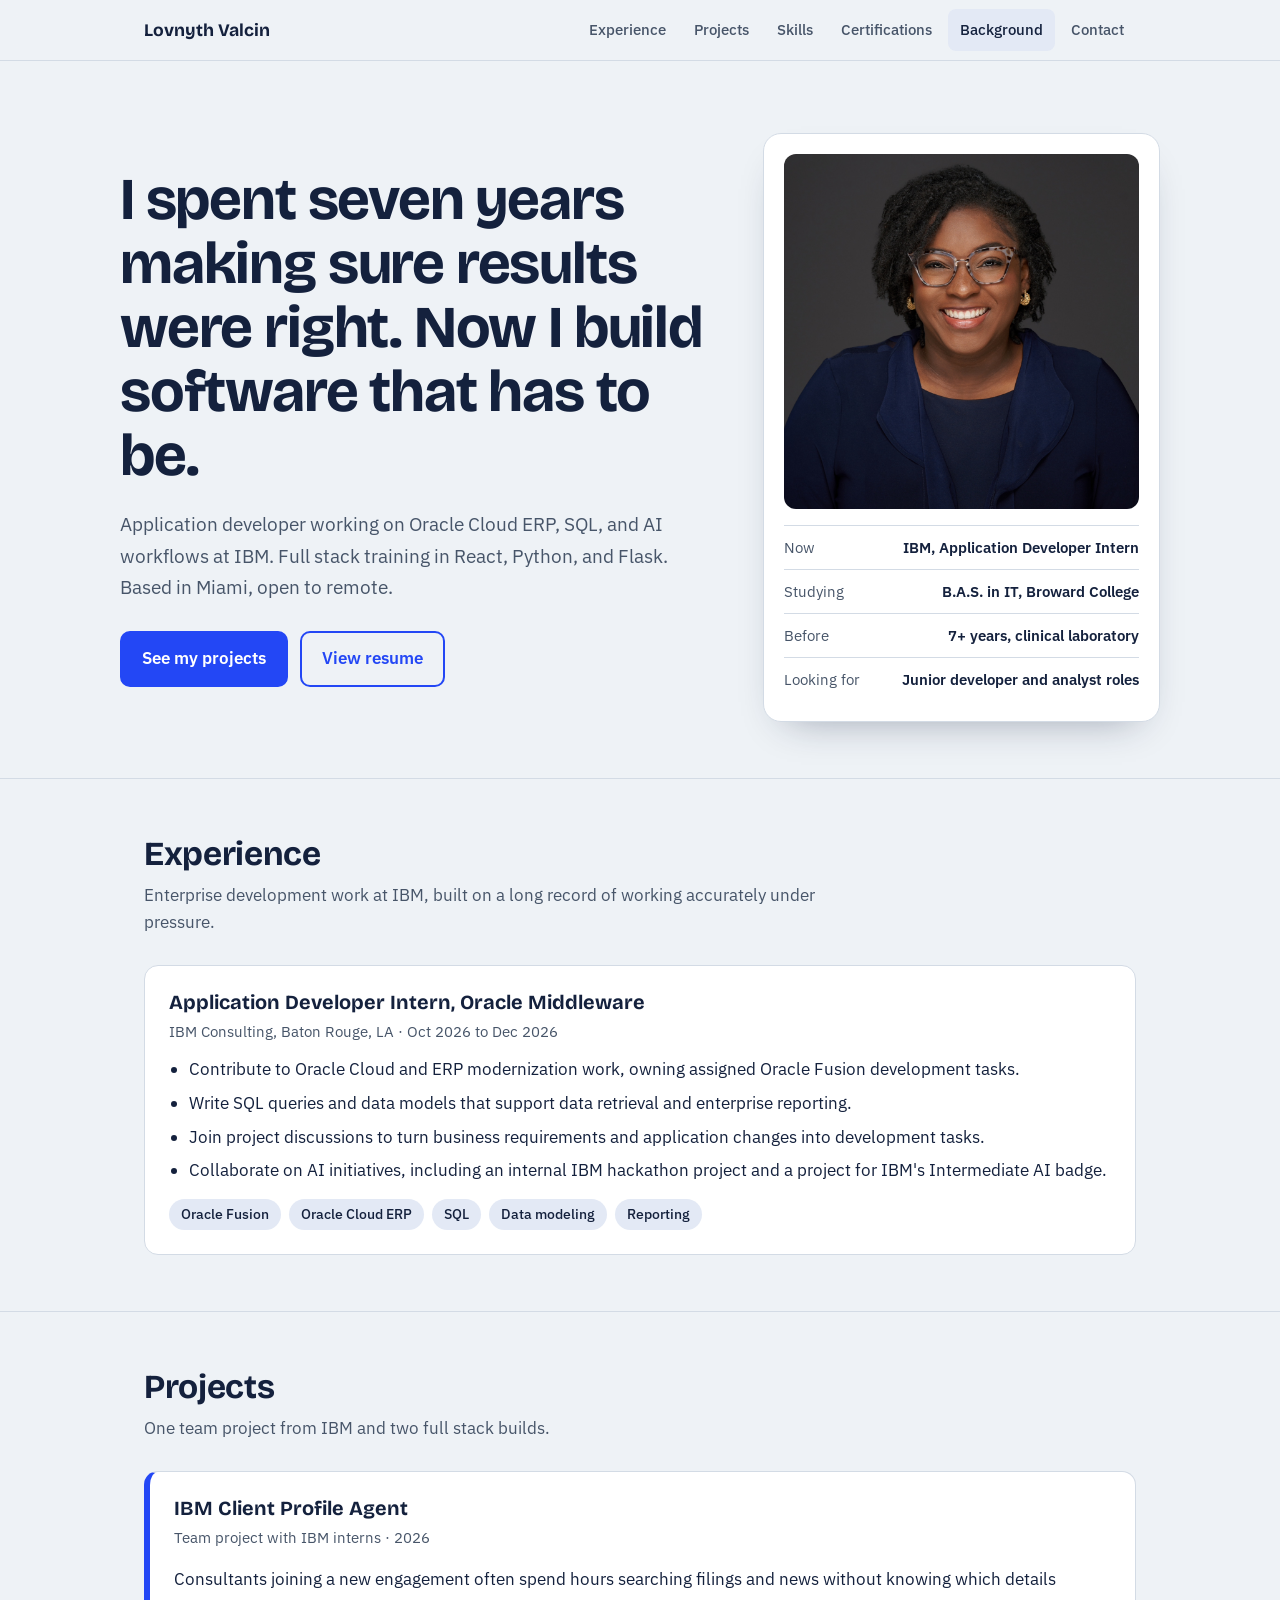
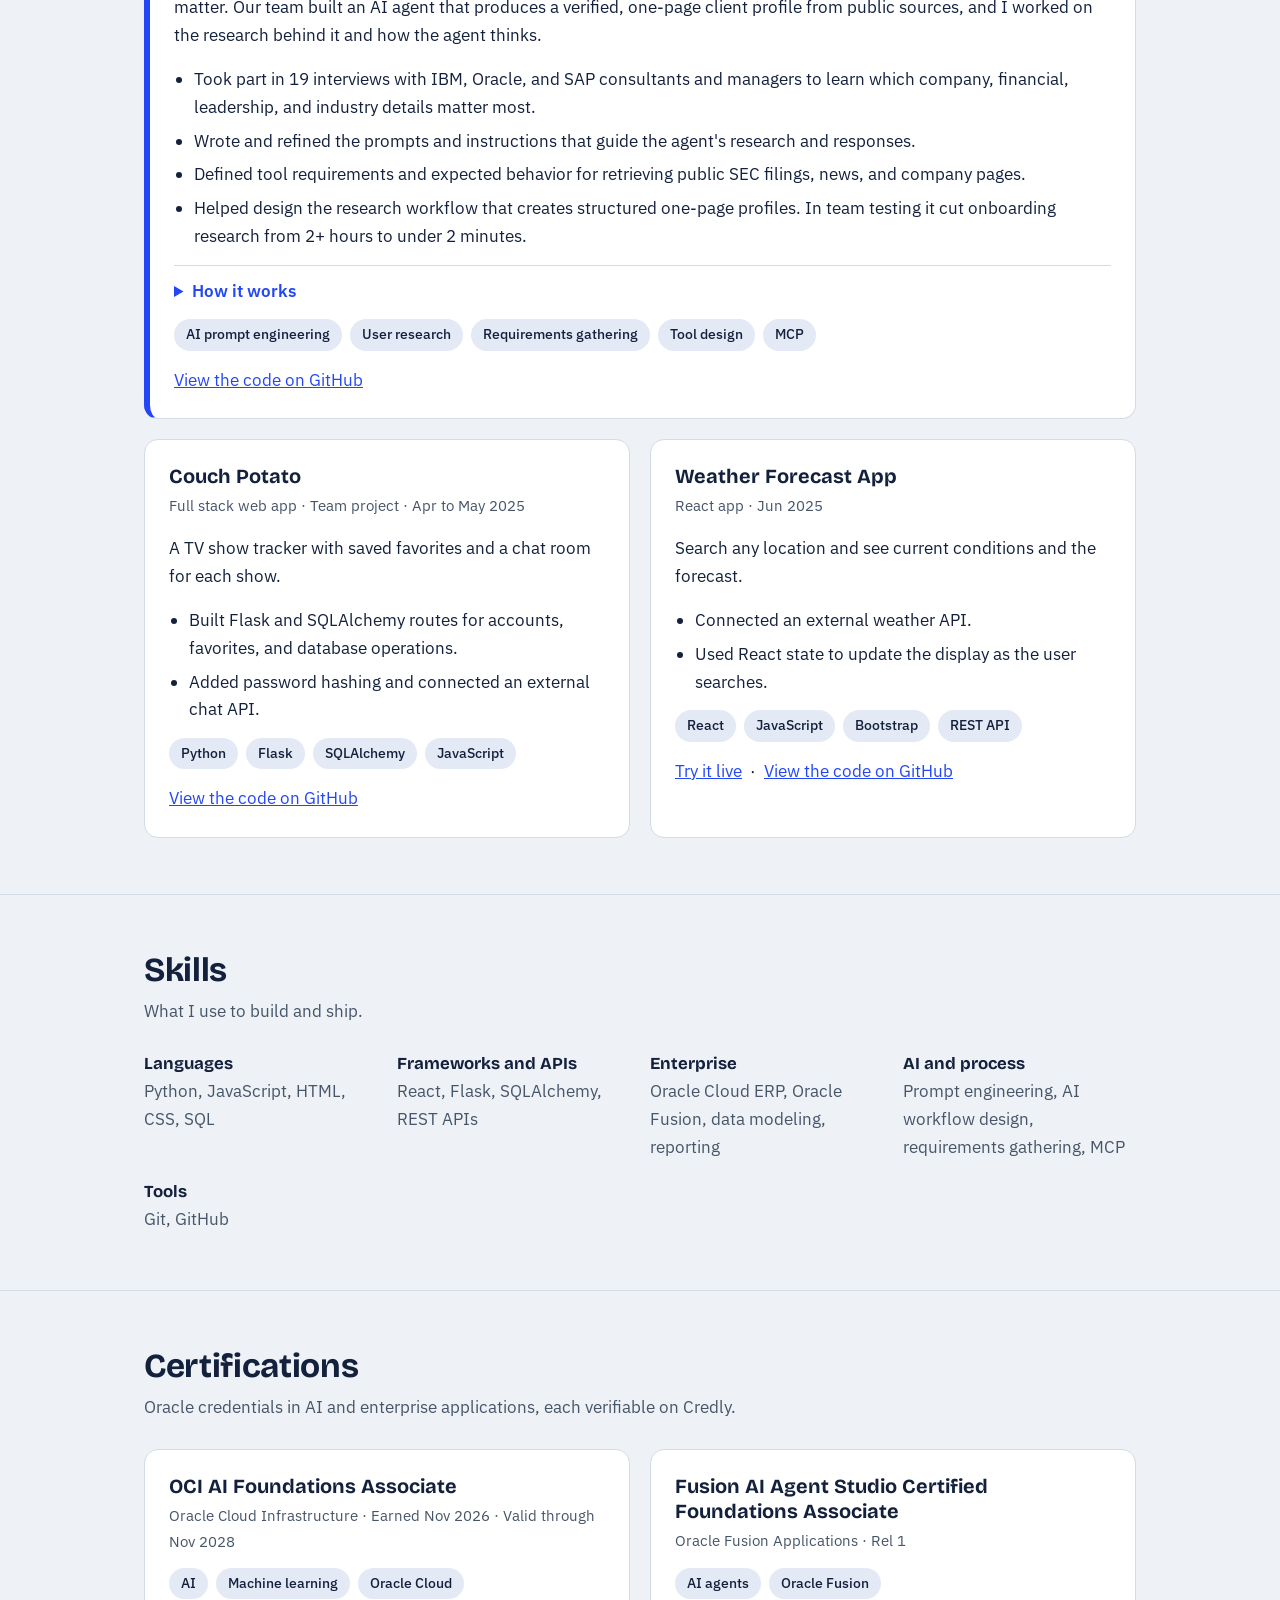
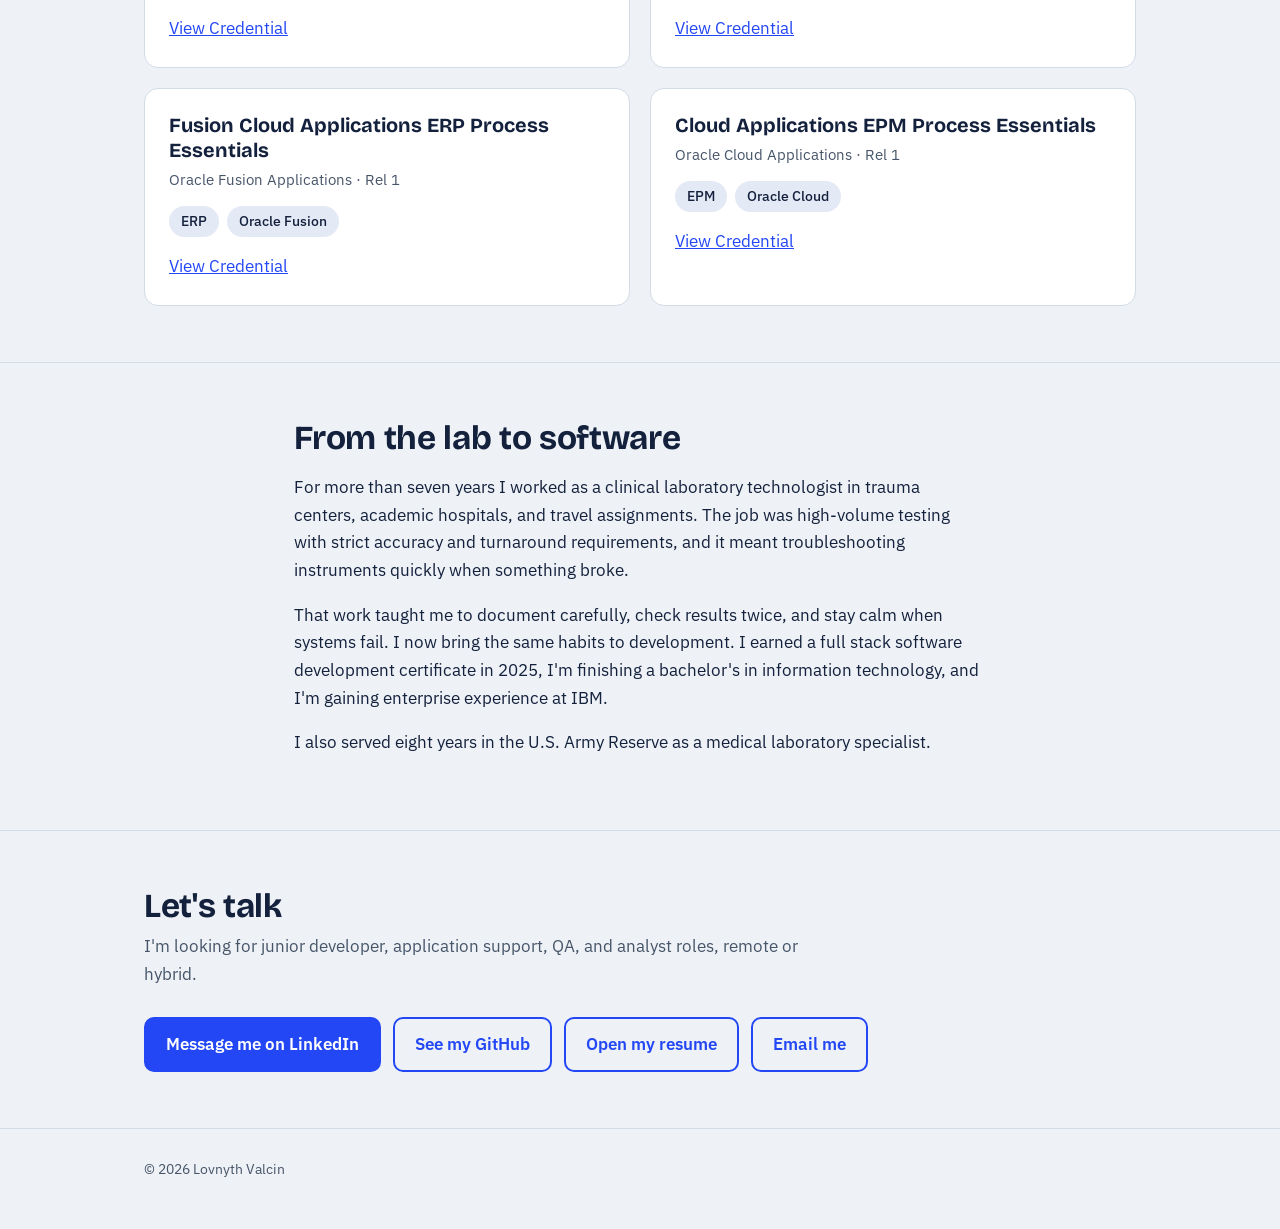
<file: index.html>
<!DOCTYPE html>
<html lang="en">
<head>
<meta charset="utf-8">
<meta name="viewport" content="width=device-width, initial-scale=1">
<title>Lovnyth Valcin | Application Developer</title>
<meta name="description" content="Application developer with 7+ years of clinical lab experience. IBM Oracle Cloud ERP, SQL, React, Python, and AI workflow design.">
<link rel="preconnect" href="https://fonts.googleapis.com">
<link rel="preconnect" href="https://fonts.gstatic.com" crossorigin>
<link href="https://fonts.googleapis.com/css2?family=Bricolage+Grotesque:opsz,wght@12..96,500;12..96,700&family=IBM+Plex+Sans:wght@400;500;600&display=swap" rel="stylesheet">
<style>
:root{
  --bg:#eef2f6; --surface:#ffffff; --ink:#14213d; --muted:#475569; --line:#d3dbe5;
  --accent:#2347f5; --accent-ink:#ffffff; --tag:#e3e9f5;
  --display:"Bricolage Grotesque","Segoe UI",system-ui,sans-serif;
  --body:"IBM Plex Sans","Segoe UI",system-ui,sans-serif;
}
@media (prefers-color-scheme:dark){
  :root:not([data-theme="light"]){
    --bg:#0e1626; --surface:#162038; --ink:#eaf0fb; --muted:#a3b1c8; --line:#2a3752;
    --accent:#7b97ff; --accent-ink:#0e1626; --tag:#1f2c4a;
  }
}
:root[data-theme="dark"]{
  --bg:#0e1626; --surface:#162038; --ink:#eaf0fb; --muted:#a3b1c8; --line:#2a3752;
  --accent:#7b97ff; --accent-ink:#0e1626; --tag:#1f2c4a;
}
*{box-sizing:border-box}
html{scroll-behavior:smooth;scroll-padding-top:72px}
body{margin:0;background:var(--bg);color:var(--ink);font:400 1.05rem/1.65 var(--body)}
a{color:var(--accent)}
:focus-visible{outline:3px solid var(--accent);outline-offset:3px;border-radius:4px}
.wrap{max-width:1040px;margin:0 auto;padding:0 24px}
header{position:sticky;top:0;z-index:10;background:color-mix(in srgb,var(--bg) 88%,transparent);backdrop-filter:blur(8px);border-bottom:1px solid var(--line)}
header .wrap{display:flex;align-items:center;justify-content:space-between;gap:16px;min-height:60px;flex-wrap:wrap}
.brand{font:700 1.1rem var(--display);color:var(--ink);text-decoration:none}
nav{display:flex;gap:4px;flex-wrap:wrap}
nav a{color:var(--muted);text-decoration:none;padding:8px 12px;border-radius:8px;font-weight:500;font-size:.95rem}
nav a:hover{color:var(--ink);background:var(--tag)}
nav a[aria-current="true"]{color:var(--ink);background:var(--tag)}
.hero{padding:72px 0 56px;display:grid;grid-template-columns:1.5fr 1fr;gap:48px;align-items:center}
h1{font:700 clamp(2.2rem,5.2vw,3.7rem)/1.08 var(--display);letter-spacing:-.02em;margin:0 0 20px}
.lede{font-size:1.2rem;color:var(--muted);max-width:34em;margin:0 0 28px}
.btns{display:flex;gap:12px;flex-wrap:wrap}
.btn{display:inline-block;padding:12px 20px;border-radius:10px;font-weight:600;text-decoration:none;border:2px solid var(--accent)}
.btn.primary{background:var(--accent);color:var(--accent-ink)}
.btn.ghost{color:var(--accent)}
.btn:hover{transform:translateY(-2px)}
.btn{transition:transform .15s}
.card-id{background:var(--surface);border:1px solid var(--line);border-radius:18px;padding:20px;box-shadow:0 18px 40px -24px rgba(20,33,61,.45)}
.photo{width:100%;aspect-ratio:1/1;border-radius:12px;object-fit:cover;background:var(--tag);display:block}
.facts{list-style:none;margin:16px 0 0;padding:0;font-size:.95rem}
.facts li{display:flex;justify-content:space-between;gap:12px;padding:9px 0;border-top:1px solid var(--line)}
.facts span:first-child{color:var(--muted)}
.facts span:last-child{font-weight:600;text-align:right}
section{padding:56px 0;border-top:1px solid var(--line)}
h2{font:700 clamp(1.6rem,3vw,2.1rem)/1.15 var(--display);letter-spacing:-.01em;margin:0 0 8px}
.sub{color:var(--muted);margin:0 0 28px;max-width:40em}
h3{font:700 1.25rem/1.25 var(--display);margin:0 0 4px}
.panel{background:var(--surface);border:1px solid var(--line);border-radius:14px;padding:24px}
.meta{color:var(--muted);font-size:.95rem;margin:0 0 12px}
ul.tight{margin:8px 0 0;padding-left:20px}
ul.tight li{margin:6px 0}
.tags{display:flex;flex-wrap:wrap;gap:8px;margin:14px 0 0;padding:0;list-style:none}
.tags li{background:var(--tag);padding:4px 12px;border-radius:999px;font-size:.88rem;font-weight:500}
.projects{display:grid;gap:20px}
.featured{border-left:6px solid var(--accent)}
.grid2{display:grid;grid-template-columns:1fr 1fr;gap:20px}
details{margin-top:14px;border-top:1px solid var(--line);padding-top:12px}
summary{cursor:pointer;font-weight:600;color:var(--accent)}
details p{margin:10px 0 0}
.skills{display:grid;grid-template-columns:repeat(auto-fit,minmax(220px,1fr));gap:20px}
.skills h3{font-size:1.05rem}
.skills p{margin:0;color:var(--muted)}
.story{max-width:44em}
.contact{text-align:left}
footer{padding:28px 0 48px;color:var(--muted);font-size:.9rem;border-top:1px solid var(--line)}
.hero > *{animation:rise .6s ease both}
.hero > *:nth-child(2){animation-delay:.12s}
@keyframes rise{from{opacity:0;transform:translateY(14px)}to{opacity:1;transform:none}}
@media (max-width:820px){
  .hero{grid-template-columns:1fr;padding-top:40px;gap:32px}
  .grid2{grid-template-columns:1fr}
  .card-id{max-width:360px}
}
@media (prefers-reduced-motion:reduce){
  html{scroll-behavior:auto}
  .hero > *{animation:none}
  .btn{transition:none}
  .btn:hover{transform:none}
}
</style>
</head>
<body>
<header>
  <div class="wrap">
    <a class="brand" href="#top">Lovnyth Valcin</a>
    <nav aria-label="Main">
      <a href="#work">Experience</a>
      <a href="#projects">Projects</a>
      <a href="#skills">Skills</a>
      <a href="#certifications">Certifications</a>
      <a href="#story">Background</a>
      <a href="#contact">Contact</a>
    </nav>
  </div>
</header>

<main id="top">
  <div class="wrap hero">
    <div>
      <h1>I spent seven years making sure results were right. Now I build software that has to be.</h1>
      <p class="lede">Application developer working on Oracle Cloud ERP, SQL, and AI workflows at IBM. Full stack training in React, Python, and Flask. Based in Miami, open to remote.</p>
      <div class="btns">
        <a class="btn primary" href="#projects">See my projects</a>
        <a class="btn ghost" href="https://flowcv.com/resume/5tkc2fb8uta3" target="_blank" rel="noopener">View resume</a>
      </div>
    </div>
    <aside class="card-id" aria-label="Quick facts">
      <img class="photo" src="assets/Headshot.jpg" alt="Portrait of Lovnyth Valcin" onerror="this.style.display='none'">
      <ul class="facts">
        <li><span>Now</span><span>IBM, Application Developer Intern</span></li>
        <li><span>Studying</span><span>B.A.S. in IT, Broward College</span></li>
        <li><span>Before</span><span>7+ years, clinical laboratory</span></li>
        <li><span>Looking for</span><span>Junior developer and analyst roles</span></li>
      </ul>
    </aside>
  </div>

  <section id="work">
    <div class="wrap">
      <h2>Experience</h2>
      <p class="sub">Enterprise development work at IBM, built on a long record of working accurately under pressure.</p>
      <div class="panel">
        <h3>Application Developer Intern, Oracle Middleware</h3>
        <p class="meta">IBM Consulting, Baton Rouge, LA &middot; Oct 2026 to Dec 2026</p>
        <ul class="tight">
          <li>Contribute to Oracle Cloud and ERP modernization work, owning assigned Oracle Fusion development tasks.</li>
          <li>Write SQL queries and data models that support data retrieval and enterprise reporting.</li>
          <li>Join project discussions to turn business requirements and application changes into development tasks.</li>
          <li>Collaborate on AI initiatives, including an internal IBM hackathon project and a project for IBM's Intermediate AI badge.</li>
        </ul>
        <ul class="tags"><li>Oracle Fusion</li><li>Oracle Cloud ERP</li><li>SQL</li><li>Data modeling</li><li>Reporting</li></ul>
      </div>
    </div>
  </section>

  <section id="projects">
    <div class="wrap">
      <h2>Projects</h2>
      <p class="sub">One team project from IBM and two full stack builds.</p>
      <div class="projects">
        <article class="panel featured">
          <h3>IBM Client Profile Agent</h3>
          <p class="meta">Team project with IBM interns &middot; 2026</p>
          <p>Consultants joining a new engagement often spend hours searching filings and news without knowing which details matter. Our team built an AI agent that produces a verified, one-page client profile from public sources, and I worked on the research behind it and how the agent thinks.</p>
          <ul class="tight">
            <li>Took part in 19 interviews with IBM, Oracle, and SAP consultants and managers to learn which company, financial, leadership, and industry details matter most.</li>
            <li>Wrote and refined the prompts and instructions that guide the agent's research and responses.</li>
            <li>Defined tool requirements and expected behavior for retrieving public SEC filings, news, and company pages.</li>
            <li>Helped design the research workflow that creates structured one-page profiles. In team testing it cut onboarding research from 2+ hours to under 2 minutes.</li>
          </ul>
          <details>
            <summary>How it works</summary>
            <p>The agent runs on a local MCP server with 11 tools that pull public data and keep internal IBM systems out of reach. A PDF layout step enforces the one-page limit, and citations are only allowed from URLs the agent actually retrieved in that session. The team ran 24 automated test suites across 8 live organization profiles.</p>
          </details>
          <ul class="tags"><li>AI prompt engineering</li><li>User research</li><li>Requirements gathering</li><li>Tool design</li><li>MCP</li></ul>
          <p style="margin:16px 0 0"><a href="https://github.com/clamm92/client-profile">View the code on GitHub</a></p>
        </article>

        <div class="grid2">
          <article class="panel">
            <h3>Couch Potato</h3>
            <p class="meta">Full stack web app &middot; Team project &middot; Apr to May 2025</p>
            <p>A TV show tracker with saved favorites and a chat room for each show.</p>
            <ul class="tight">
              <li>Built Flask and SQLAlchemy routes for accounts, favorites, and database operations.</li>
              <li>Added password hashing and connected an external chat API.</li>
            </ul>
            <ul class="tags"><li>Python</li><li>Flask</li><li>SQLAlchemy</li><li>JavaScript</li></ul>
            <p style="margin:16px 0 0"><a href="https://github.com/lvalcin/CoPo" target="_blank" rel="noopener">View the code on GitHub</a></p>
          </article>
          <article class="panel">
            <h3>Weather Forecast App</h3>
            <p class="meta">React app &middot; Jun 2025</p>
            <p>Search any location and see current conditions and the forecast.</p>
            <ul class="tight">
              <li>Connected an external weather API.</li>
              <li>Used React state to update the display as the user searches.</li>
            </ul>
            <ul class="tags"><li>React</li><li>JavaScript</li><li>Bootstrap</li><li>REST API</li></ul>
            <p style="margin:16px 0 0">
              <a href="https://lvalcin.github.io/weather-forecast-app/" target="_blank" rel="noopener">Try it live</a>
              &nbsp;&middot;&nbsp;
              <a href="https://github.com/lvalcin/weather-forecast-app" target="_blank" rel="noopener">View the code on GitHub</a>
            </p>
          </article>
        </div>
      </div>
    </div>
  </section>

  <section id="skills">
    <div class="wrap">
      <h2>Skills</h2>
      <p class="sub">What I use to build and ship.</p>
      <div class="skills">
        <div><h3>Languages</h3><p>Python, JavaScript, HTML, CSS, SQL</p></div>
        <div><h3>Frameworks and APIs</h3><p>React, Flask, SQLAlchemy, REST APIs</p></div>
        <div><h3>Enterprise</h3><p>Oracle Cloud ERP, Oracle Fusion, data modeling, reporting</p></div>
        <div><h3>AI and process</h3><p>Prompt engineering, AI workflow design, requirements gathering, MCP</p></div>
        <div><h3>Tools</h3><p>Git, GitHub</p></div>
      </div>
    </div>
  </section>

    <section id="certifications">
    <div class="wrap">
      <h2>Certifications</h2>
      <p class="sub">Oracle credentials in AI and enterprise applications, each verifiable on Credly.</p>
      <div class="grid2">
        <article class="panel">
          <h3>OCI AI Foundations Associate</h3>
          <p class="meta">Oracle Cloud Infrastructure &middot; Earned Nov 2026 &middot; Valid through Nov 2028</p>
          <ul class="tags"><li>AI</li><li>Machine learning</li><li>Oracle Cloud</li></ul>
          <p style="margin:16px 0 0"><a href="https://catalog-education.oracle.com/pls/certview/sharebadge?id=503ED6EB7C27FC28D700E300E4DCFDF7FECE3F9C54114BEA83C27ADB0966F6BF">View Credential</a></p>
        </article>
        <article class="panel">
          <h3>Fusion AI Agent Studio Certified Foundations Associate</h3>
          <p class="meta">Oracle Fusion Applications &middot; Rel 1</p>
          <ul class="tags"><li>AI agents</li><li>Oracle Fusion</li></ul>
          <p style="margin:16px 0 0"><a href="https://catalog-education.oracle.com/pls/certview/sharebadge?id=6E4CCC11EFDCB0DDD4A573DDE66ED90B2F3138A508C1C4E5EBA4196392AEFCEF">View Credential</a></p>
        </article>
        <article class="panel">
          <h3>Fusion Cloud Applications ERP Process Essentials</h3>
          <p class="meta">Oracle Fusion Applications &middot; Rel 1</p>
          <ul class="tags"><li>ERP</li><li>Oracle Fusion</li></ul>
          <p style="margin:16px 0 0"><a href="https://catalog-education.oracle.com/pls/certview/sharebadge?id=1336E2B0B1A587D54DBA5CEC65DBEA5511275BBED51AAE216FBC115131F0EC19">View Credential</a></p>
        </article>
        <article class="panel">
          <h3>Cloud Applications EPM Process Essentials</h3>
          <p class="meta">Oracle Cloud Applications &middot; Rel 1</p>
          <ul class="tags"><li>EPM</li><li>Oracle Cloud</li></ul>
          <p style="margin:16px 0 0"><a href="https://catalog-education.oracle.com/pls/certview/sharebadge?id=4A28463781EB9E48B7EE8B799DB4B8824A24BBCB03F9B2EA3C72021B1B7023A5">View Credential</a></p>
        </article>
      </div>
    </div>
  </section>

  <section id="story">
    <div class="wrap story">
      <h2>From the lab to software</h2>
      <p>For more than seven years I worked as a clinical laboratory technologist in trauma centers, academic hospitals, and travel assignments. The job was high-volume testing with strict accuracy and turnaround requirements, and it meant troubleshooting instruments quickly when something broke.</p>
      <p>That work taught me to document carefully, check results twice, and stay calm when systems fail. I now bring the same habits to development. I earned a full stack software development certificate in 2025, I'm finishing a bachelor's in information technology, and I'm gaining enterprise experience at IBM.</p>
      <p>I also served eight years in the U.S. Army Reserve as a medical laboratory specialist.</p>
    </div>
  </section>

  <section id="contact">
    <div class="wrap contact">
      <h2>Let's talk</h2>
      <p class="sub">I'm looking for junior developer, application support, QA, and analyst roles, remote or hybrid.</p>
      <div class="btns">
        <a class="btn primary" href="https://www.linkedin.com/in/lovnyth">Message me on LinkedIn</a>
        <a class="btn ghost" href="https://github.com/lvalcin">See my GitHub</a>
        <a class="btn ghost" href="https://flowcv.com/resume/5tkc2fb8uta3" target="_blank" rel="noopener">Open my resume</a>
        <a class="btn ghost" href="mailto:lovnyth@gmail.com">Email me</a>
      </div>
    </div>
  </section>
</main>

<footer>
  <div class="wrap">&copy; 2026 Lovnyth Valcin</div>
</footer>

<script>
// Highlight the nav link for the section currently on screen
(function(){
  var links=document.querySelectorAll('nav a');
  var map={};
  links.forEach(function(a){map[a.getAttribute('href').slice(1)]=a});
  if(!('IntersectionObserver' in window)) return;
  var io=new IntersectionObserver(function(entries){
    entries.forEach(function(e){
      if(e.isIntersecting){
        links.forEach(function(a){a.removeAttribute('aria-current')});
        var a=map[e.target.id]; if(a) a.setAttribute('aria-current','true');
      }
    });
  },{rootMargin:'-40% 0px -55% 0px'});
  Object.keys(map).forEach(function(id){
    var el=document.getElementById(id); if(el) io.observe(el);
  });
})();
// Open all outside links in a new tab
document.querySelectorAll('a[href^="http"]').forEach(function(a){
  a.target = '_blank';
  a.rel = 'noopener';
});
</script>
</body>
</html>
</file>
